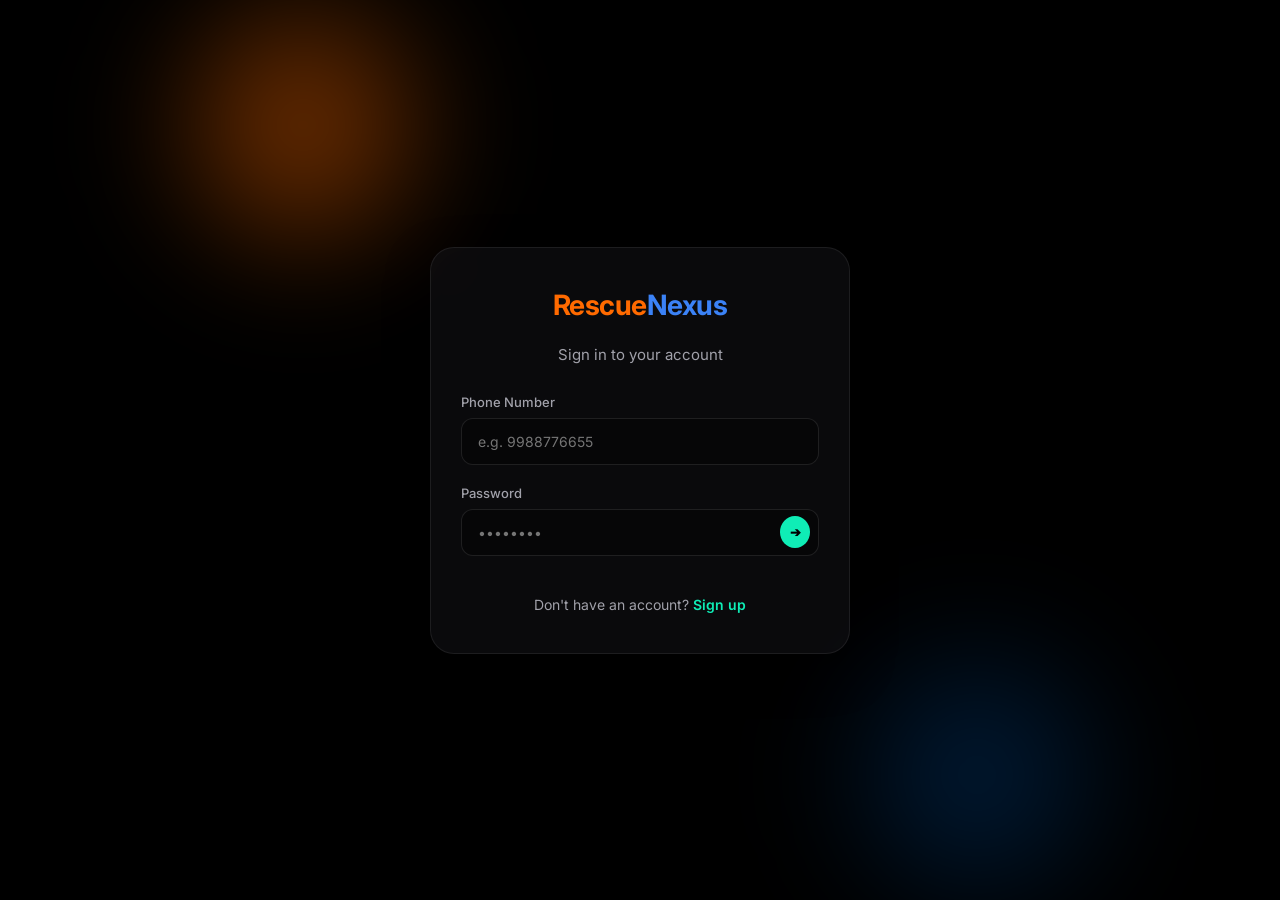
<file: frontend/login.html>
<!DOCTYPE html>
<html>

<head>
    <meta charset="utf-8">
    <meta name="viewport" content="width=device-width, initial-scale=1.0">
    <title>Citizen Login - RescueNexus</title>
    <!-- Fonts -->
    <link rel="preconnect" href="https://fonts.googleapis.com">
    <link rel="preconnect" href="https://fonts.gstatic.com" crossorigin>
    <link href="https://fonts.googleapis.com/css2?family=Inter:wght@400;500;600;700&display=swap" rel="stylesheet">
    <link rel="stylesheet" href="assets/css/style.css">
</head>

<body>

    <div class="auth-layout">
        <!-- Glowing Orbs behind the Glass Card -->
        <div class="auth-glow-orange"></div>
        <div class="auth-glow-blue"></div>

        <div class="auth-card">
            <h1 class="logo">Rescue<span>Nexus</span></h1>
            <p class="subtitle">Sign in to your account</p>

            <div class="auth-input-group">
                <label>Phone Number</label>
                <div class="auth-input-inline">
                    <input type="text" id="phone" placeholder="e.g. 9988776655">
                </div>
            </div>

            <div class="auth-input-group">
                <label>Password</label>
                <div class="auth-input-inline">
                    <input type="password" id="password" placeholder="••••••••">
                    <button class="auth-inline-btn" onclick="login()">➔</button>
                </div>
            </div>



            <div class="auth-footer">
                Don't have an account? <a href="register.html">Sign up</a>
            </div>
        </div>
    </div>

    <script src="assets/js/config.js"></script>
    <script>
        function login() {
            fetch(window.API_BASE_URL + "/login", {
                method: "POST",
                headers: { "Content-Type": "application/json" },
                body: JSON.stringify({
                    phone: document.getElementById("phone").value,
                    password: document.getElementById("password").value
                })
            })
                .then(res => res.json())
                .then(data => {
                    if (data.user_id) {
                        localStorage.setItem("user_id", data.user_id);
                        localStorage.setItem("user_name", data.name);
                        window.location = "citizen.html";
                    } else {
                        alert("Login failed");
                    }
                });
        }
    </script>
</body>

</html>
</file>
<file: frontend/assets/css/style.css>
/* ===============================
   THEME VARIABLES
================================ */
:root {
    --bg-main: #000022;
    --bg-sidebar: #18181b;
    --bg-card: #27272a;

    --primary-blue: #3b82f6;
    --accent-orange: #f97316;
    --danger-red: #ef4444;
    --warning-yellow: #f59e0b;
    --success-green: #10b981;

    --text-main: #f4f4f5;
    --text-muted: #a1a1aa;

    --radius: 12px;
    --transition: all 0.3s cubic-bezier(0.4, 0, 0.2, 1);
}

/* ===============================
   LIGHT THEME VARIABLES
================================ */
body.light-mode {
    --bg-main: #f8fafc;
    --bg-sidebar: #ffffff;
    --bg-card: #ffffff;

    --text-main: #0f172a;
    --text-muted: #64748b;
    
    background: var(--bg-main);
    color: var(--text-main);
}

body.light-mode .card,
body.light-mode .auth-card,
body.light-mode .incident-card,
body.light-mode .rn-table table,
body.light-mode .modal-content {
    background: var(--bg-card);
    border-color: #e2e8f0;
    box-shadow: 0 4px 15px rgba(0, 0, 0, 0.05);
}

body.light-mode .sidebar {
    background: rgba(255, 255, 255, 0.8);
    border-right-color: #e2e8f0;
}

body.light-mode .topbar {
    background: rgba(255, 255, 255, 0.9);
    border-bottom-color: #e2e8f0;
}

body.light-mode input[type="text"],
body.light-mode input[type="password"],
body.light-mode input[type="email"],
body.light-mode input[type="number"],
body.light-mode select,
body.light-mode textarea {
    background: #f1f5f9;
    color: #0f172a;
    border-color: #cbd5e1;
}

body.light-mode .rn-table thead {
    background: #f1f5f9;
}

body.light-mode .rn-table tbody tr {
    border-bottom-color: #e2e8f0;
}

body.light-mode .rn-table tbody td {
    color: #334155;
}

body.light-mode .sidebar button:hover {
    background: #f1f5f9;
}

/* ===============================
   GLOBAL
================================ */
body {
    margin: 0;
    font-family: 'Inter', system-ui, -apple-system, sans-serif;
    background: #000;
    color: var(--text-main);
    -webkit-font-smoothing: antialiased;
}

.layout {
    display: flex;
    min-height: 100vh;
    width: 100vw;
    background: transparent;
    position: relative;
    z-index: 10;
}

.sidebar-wrapper {
    position: sticky;
    top: 0;
    height: 100vh;
    z-index: 999;
    transition: transform 0.3s cubic-bezier(0.4, 0, 0.2, 1);
}

/* ===============================
   SIDEBAR
================================ */
.sidebar {
    width: 260px;
    height: 100%;
    background: rgba(15, 23, 42, 0.4);
    backdrop-filter: blur(24px);
    -webkit-backdrop-filter: blur(24px);
    padding: 24px 20px;
    border-right: 1px solid rgba(255, 255, 255, 0.1);
    display: flex;
    flex-direction: column;
}

.sidebar h2 {
    color: var(--accent-orange);
    margin-top: 0;
    margin-bottom: 30px;
    font-size: 20px;
}

.sidebar span {
    color: var(--primary-blue);
}

.sidebar button {
    width: 100%;
    background: transparent;
    border: none;
    color: var(--text-muted);
    padding: 12px 16px;
    text-align: left;
    border-radius: var(--radius);
    margin-bottom: 8px;
    cursor: pointer;
    transition: var(--transition);
    font-size: 15px;
    font-weight: 500;
}

.sidebar button:hover {
    background: rgba(255, 255, 255, 0.05);
    color: var(--text-main);
    transform: translateX(4px);
}

.sidebar button.active {
    background: linear-gradient(90deg, rgba(59, 130, 246, 0.15), transparent);
    color: var(--primary-blue);
    border-left: 3px solid var(--primary-blue);
}

/* ===============================
   MAIN AREA
================================ */
.main {
    flex: 1;
    display: flex;
    flex-direction: column;
    background: transparent;
    position: relative;
    z-index: 5;
}

.topbar {
    position: sticky;
    top: 0;
    display: flex;
    justify-content: space-between;
    align-items: center;
    padding: 16px 24px;
    background: rgba(0, 0, 0, 0.3);
    backdrop-filter: blur(12px);
    border-bottom: 1px solid rgba(255, 255, 255, 0.05);
    z-index: 990;
}

.topbar h1 {
    font-size: 22px;
    margin: 0;
    font-weight: 600;
}

#content {
    padding: 24px 32px;
    flex: 1;
}

/* ===============================
   BUTTONS
================================ */
button {
    cursor: pointer;
    border-radius: var(--radius);
    transition: var(--transition);
    font-family: 'Inter', sans-serif;
    font-weight: 500;
}

.btn-blue {
    background: linear-gradient(135deg, #001333, #00264d);
    color: white;
    border: none;
    padding: 10px 18px;
    box-shadow: 0 4px 12px rgba(0, 38, 77, 0.4);
}

.btn-blue:hover {
    transform: translateY(-2px);
    box-shadow: 0 6px 16px rgba(0, 38, 77, 0.6);
}

.btn-orange {
    background: linear-gradient(135deg, #ff8c00, #ff6a00);
    color: white;
    border: none;
    padding: 10px 18px;
    box-shadow: 0 4px 12px rgba(255, 106, 0, 0.4);
}

.btn-orange:hover {
    transform: translateY(-2px);
    box-shadow: 0 6px 16px rgba(255, 106, 0, 0.6);
}

.btn-danger {
    background: linear-gradient(135deg, #ef4444, #dc2626);
    color: white;
    border: none;
    padding: 10px 18px;
    box-shadow: 0 4px 12px rgba(239, 68, 68, 0.25);
}

.btn-danger:hover {
    transform: translateY(-2px);
    box-shadow: 0 6px 16px rgba(239, 68, 68, 0.4);
}

button:hover {
    opacity: 0.95;
}

@keyframes pulse {
    0% {
        box-shadow: 0 0 0 0 rgba(249, 115, 22, 0.5);
    }

    70% {
        box-shadow: 0 0 0 10px rgba(249, 115, 22, 0);
    }

    100% {
        box-shadow: 0 0 0 0 rgba(249, 115, 22, 0);
    }
}

.btn-pulse {
    animation: pulse 2s infinite;
}

/* ===============================
   KPI CARDS
================================ */
.kpi-container {
    display: grid;
    grid-template-columns: repeat(auto-fit, minmax(240px, 1fr));
    gap: 20px;
    margin-bottom: 24px;
}

.card {
    background: rgba(25, 25, 30, 0.4);
    backdrop-filter: blur(16px);
    -webkit-backdrop-filter: blur(16px);
    padding: 24px;
    border-radius: var(--radius);
    border: 1px solid rgba(255, 255, 255, 0.08);
    box-shadow: 0 4px 20px rgba(0, 0, 0, 0.4);
    transition: var(--transition);
    display: flex;
    flex-direction: column;
}

.card:hover {
    transform: translateY(-4px);
    box-shadow: 0 8px 24px rgba(0, 0, 0, 0.2);
}

.card span {
    font-size: 32px;
    font-weight: 700;
    margin-bottom: 8px;
    color: var(--text-main);
}

.danger-card {
    background: linear-gradient(135deg, rgba(127, 29, 29, 0.5), rgba(69, 10, 10, 0.5));
    border-color: rgba(239, 68, 68, 0.3);
}

/* ===============================
   MAP
================================ */
#map {
    height: 450px;
    border-radius: var(--radius);
    border: 1px solid #3f3f46;
    box-shadow: 0 4px 20px rgba(0, 0, 0, 0.15);
}

/* ===============================
   BADGES
================================ */
.badge {
    padding: 6px 12px;
    border-radius: 20px;
    font-size: 12px;
    font-weight: 600;
    color: white;
    letter-spacing: 0.5px;
    text-transform: uppercase;
}

.badge.critical {
    background: linear-gradient(135deg, #ef4444, #b91c1c);
    box-shadow: 0 0 10px rgba(239, 68, 68, 0.5);
}

.badge.high {
    background: linear-gradient(135deg, #f97316, #c2410c);
}

.badge.medium {
    background: linear-gradient(135deg, #f59e0b, #b45309);
}

.badge.low {
    background: linear-gradient(135deg, #10b981, #047857);
}

/* ===============================
   INCIDENT CARDS
================================ */
.incident-container {
    display: flex;
    flex-direction: column;
    gap: 16px;
}

.incident-card {
    display: flex;
    flex-wrap: wrap;
    gap: 20px;
    background: var(--bg-card);
    padding: 20px;
    border-radius: var(--radius);
    align-items: center;
    border: 1px solid #3f3f46;
    border-left-width: 6px;
    box-shadow: 0 4px 12px rgba(0, 0, 0, 0.1);
    transition: var(--transition);
}

.incident-card:hover {
    transform: translateY(-4px);
    box-shadow: 0 8px 24px rgba(0, 0, 0, 0.2);
}

.incident-card.critical {
    border-left-color: var(--danger-red);
}

.incident-card.high {
    border-left-color: #f97316;
}

.incident-card.medium {
    border-left-color: var(--warning-yellow);
}

.incident-card.low {
    border-left-color: var(--success-green);
}

.incident-left {
    width: 150px;
}

.incident-image {
    width: 120px;
    height: 160px;
    object-fit: cover;
    border-radius: var(--radius);
}

.no-image {
    width: 120px;
    height: 160px;
    background: #374151;
    display: flex;
    align-items: center;
    justify-content: center;
    border-radius: var(--radius);
    font-size: 12px;
}

.incident-middle {
    flex: 1;
    min-width: 220px;
}

.incident-middle h3 {
    margin: 0 0 5px 0;
}

.incident-middle p {
    margin: 0;
    font-size: 14px;
    color: var(--text-muted);
}

.incident-meta {
    margin-top: 8px;
    display: flex;
    flex-wrap: wrap;
    gap: 10px;
    font-size: 13px;
}

.status {
    background: var(--primary-blue);
    padding: 3px 8px;
    border-radius: var(--radius);
}

.incident-actions {
    display: flex;
    flex-direction: column;
    gap: 8px;
}

/* ===============================
   FORMS
================================ */
.full-textarea {
    width: 100%;
    height: 120px;
    margin-bottom: 10px;
}

.form-container {
    max-width: 500px;
    margin: 20px auto;
    display: flex;
    flex-direction: column;
    gap: 15px;
}


/* =========================================
   IMPROVED TEXTAREA
========================================= */

#description {
    max-width: 500px;
    min-height: 70px;
    max-height: 250px;
    padding: 14px;
    border-radius: 10px;
    border: 1px solid #2d3748;
    background: #111827;
    color: #f3f4f6;
    font-size: 15px;
    line-height: 1.5;
    resize: none;
    /* ❌ No manual resizing */
    overflow: hidden;
    transition: 0.2s ease;
}

#description:focus {
    border-color: #3b82f6;
    box-shadow: 0 0 0 2px rgba(59, 130, 246, 0.3);
}

/* =========================================
   FORM INPUTS & GRIDS
========================================= */

input[type="text"],
input[type="password"],
input[type="email"],
input[type="number"],
select,
textarea {
    width: 100%;
    padding: 12px 14px;
    border-radius: 8px;
    border: 1px solid #3f3f46;
    background: #1e293b;
    color: #f3f4f6;
    font-size: 14px;
    font-family: 'Inter', sans-serif;
    transition: all 0.2s ease;
    box-sizing: border-box;
}

input:focus,
select:focus,
textarea:focus {
    border-color: #ff6a00;
    box-shadow: 0 0 0 2px rgba(255, 106, 0, 0.2);
    outline: none;
}

.form-grid {
    display: grid;
    grid-template-columns: repeat(auto-fit, minmax(200px, 1fr));
    gap: 16px;
    margin-bottom: 20px;
}

.location-bar {
    display: flex;
    gap: 12px;
    margin-bottom: 20px;
    flex-wrap: wrap;
    align-items: center;
}

.chart-grid {
    display: grid;
    grid-template-columns: repeat(auto-fit, minmax(300px, 1fr));
    gap: 20px;
    margin-top: 20px;
}

/* =========================================
   SELECT DROPDOWNS
========================================= */

select {
    padding: 10px;
    border-radius: 8px;
    border: 1px solid #2d3748;
    background: #111827;
    color: #f3f4f6;
    font-size: 14px;
    cursor: pointer;
}

select:focus {
    border-color: #3b82f6;
    outline: none;
}

/* =========================================
   FILE INPUT
========================================= */

input[type="file"] {
    background: #111827;
    color: #f3f4f6;
    border: 1px solid #2d3748;
    padding: 8px;
    border-radius: 8px;
}

/* ===== Scoped Dark Table - RescueNexus ===== */

.rn-table table {
    width: 100%;
    border-collapse: collapse;
    background: rgba(25, 25, 30, 0.4);
    backdrop-filter: blur(16px);
    -webkit-backdrop-filter: blur(16px);
    border: 1px solid rgba(255, 255, 255, 0.08);
    border-radius: 14px;
    overflow: hidden;
    box-shadow: 0 4px 20px rgba(0, 0, 0, 0.4);
    font-family: 'Segoe UI', sans-serif;
    color: #e5e7eb;
}

.rn-table thead {
    background: rgba(0, 0, 0, 0.3);
}

.rn-table thead th {
    padding: 18px 20px;
    text-align: left;
    font-weight: 600;
    font-size: 14px;
    text-transform: uppercase;
    letter-spacing: 0.5px;
    color: #38bdf8;
    border-bottom: 1px solid rgba(255, 255, 255, 0.05);
}

.rn-table tbody tr {
    transition: all 0.25s ease;
    border-bottom: 1px solid rgba(255, 255, 255, 0.04);
}

.rn-table tbody tr:hover {
    background: rgba(56, 189, 248, 0.08);
    transform: scale(1.01);
}

.rn-table tbody td {
    padding: 16px 20px;
    font-size: 14px;
    color: #d1d5db;
}

/* Status Badge */
.rn-table .status {
    padding: 6px 12px;
    border-radius: 20px;
    font-size: 12px;
    font-weight: 600;
    display: inline-block;
}

.rn-table .status.active {
    background: rgba(34, 197, 94, 0.15);
    color: #22c55e;
    padding: 8px 14px;
    border: none;
    border-radius: 8px;
    cursor: pointer;
    transition: all 0.25s ease;
    font-size: 13px;
}

.rn-table .status.inactive {
    background: rgba(239, 68, 68, 0.15);
    color: #ef4444;
}

/* Action Button */
.rn-table .action-btn {
    padding: 8px 14px;
    border: none;
    border-radius: 8px;
    background: #1e293b;
    color: #38bdf8;
    cursor: pointer;
    transition: all 0.25s ease;
    font-size: 13px;
}

.rn-table .action-btn:hover {
    background: #38bdf8;
    color: #0f172a;
    box-shadow: 0 0 12px rgba(56, 189, 248, 0.4);
}

/* =========================================
   AUTHENTICATION GLASS UI
========================================= */
.auth-layout,
.auth-layout *,
.auth-layout *::before,
.auth-layout *::after {
    box-sizing: border-box !important;
}

.auth-layout {
    min-height: 100vh;
    display: flex;
    align-items: center;
    justify-content: center;
    background: #000;
    position: relative;
    /* clip (not hidden) so this never becomes a second scroll area */
    overflow: clip;
    padding: 20px;
    font-family: 'Inter', sans-serif;
    color: #e5e7eb;
}

.auth-glow-orange {
    position: absolute;
    width: 350px;
    height: 350px;
    background: radial-gradient(circle, rgba(255, 106, 0, 0.5) 0%, rgba(0, 0, 0, 0) 70%);
    top: -50px;
    left: 10%;
    z-index: 1;
    filter: blur(50px);
}

.auth-glow-blue {
    position: absolute;
    width: 350px;
    height: 350px;
    background: radial-gradient(circle, rgba(0, 38, 77, 0.8) 0%, rgba(0, 0, 0, 0) 70%);
    bottom: -50px;
    right: 10%;
    z-index: 1;
    filter: blur(50px);
}

.auth-card {
    background: rgba(25, 25, 30, 0.4);
    backdrop-filter: blur(24px);
    -webkit-backdrop-filter: blur(24px);
    border: 1px solid rgba(255, 255, 255, 0.08);
    border-radius: 24px;
    padding: 40px 30px;
    width: 100%;
    max-width: 420px;
    z-index: 2;
    box-shadow: 0 16px 40px rgba(0, 0, 0, 0.5);
    display: flex;
    flex-direction: column;
}

.auth-card h1.logo {
    text-align: center;
    font-size: 28px;
    font-weight: 700;
    margin: 0 0 8px 0;
    color: #ff6a00;
    letter-spacing: -0.5px;
}

.auth-card h1.logo span {
    color: #3b82f6;
}

.auth-card p.subtitle {
    text-align: center;
    color: #a1a1aa;
    font-size: 15px;
    margin-bottom: 30px;
}

.auth-input-group {
    position: relative;
    margin-bottom: 20px;
}

.auth-input-group label {
    display: block;
    margin-bottom: 8px;
    font-size: 13px;
    color: #a1a1aa;
    font-weight: 500;
}

.auth-input-inline {
    display: flex;
    background: rgba(0, 0, 0, 0.4);
    border: 1px solid rgba(255, 255, 255, 0.1);
    border-radius: 12px;
    overflow: hidden;
    transition: all 0.3s ease;
    align-items: center;
}

.auth-input-inline:focus-within {
    border-color: #ff6a00;
    box-shadow: 0 0 0 2px rgba(255, 106, 0, 0.2);
}

.auth-input-inline input {
    background: transparent;
    border: none;
    box-shadow: none;
    outline: none;
    padding: 14px 16px;
    width: 100%;
}

.auth-input-inline input:focus {
    box-shadow: none;
}

.auth-inline-btn {
    background: #0fedb6;
    color: #000;
    border: none;
    border-radius: 50%;
    width: 32px;
    height: 32px;
    display: flex;
    align-items: center;
    justify-content: center;
    margin-right: 8px;
    cursor: pointer;
    font-weight: bold;
    transition: all 0.2s ease;
}

.auth-inline-btn:hover {
    transform: scale(1.05);
    background: #0be3a6;
}

.auth-submit-btn {
    width: 100%;
    padding: 14px;
    border-radius: 12px;
    background: linear-gradient(135deg, #ff8c00, #ff6a00);
    color: white;
    font-size: 16px;
    font-weight: 600;
    border: none;
    cursor: pointer;
    box-shadow: 0 4px 15px rgba(255, 106, 0, 0.3);
    transition: all 0.2s ease;
    margin-top: 10px;
}

.auth-submit-btn:hover {
    transform: translateY(-2px);
    box-shadow: 0 6px 20px rgba(255, 106, 0, 0.5);
}

.auth-divider {
    display: flex;
    align-items: center;
    text-align: center;
    margin: 24px 0;
    color: #a1a1aa;
    font-size: 12px;
}

.auth-divider::before,
.auth-divider::after {
    content: '';
    flex: 1;
    border-bottom: 1px solid rgba(255, 255, 255, 0.1);
}

.auth-divider:not(:empty)::before {
    margin-right: .5em;
}

.auth-divider:not(:empty)::after {
    margin-left: .5em;
}

.auth-social-btn {
    width: 100%;
    padding: 14px;
    background: rgba(255, 255, 255, 0.03);
    border: 1px solid rgba(255, 255, 255, 0.1);
    color: #f4f4f5;
    border-radius: 12px;
    font-size: 14px;
    font-weight: 500;
    cursor: pointer;
    transition: all 0.2s ease;
    margin-bottom: 12px;
    display: flex;
    justify-content: space-between;
    align-items: center;
}

.auth-social-btn:hover {
    background: rgba(255, 255, 255, 0.08);
}

.auth-footer {
    text-align: center;
    margin-top: 20px;
    font-size: 14px;
    color: #a1a1aa;
}

.auth-footer a {
    color: #0fedb6;
    text-decoration: none;
    font-weight: 600;
}

/* =========================================
   HAMBURGER TOGGLE (DESKTOP HIDDEN)
========================================= */
.hamburger-btn {
    display: none;
    background: rgba(255, 255, 255, 0.05);
    border: 1px solid rgba(255, 255, 255, 0.1);
    color: #fff;
    padding: 8px;
    border-radius: 8px;
    cursor: pointer;
    backdrop-filter: blur(8px);
    transition: all 0.3s ease;
}

.hamburger-btn:hover {
    background: rgba(59, 130, 246, 0.2);
    border-color: #3b82f6;
}

/* =========================================
   PREMIUM ABSTRACT GLASSMORPHISM
   (Blob / Glowing Ring Aesthetic)
========================================= */

.glass-blob-container {
    position: relative;
    width: 100%;
    min-height: 100%;
    overflow: hidden;
    padding: 20px 0;
    z-index: 1;
}

/* Base Blob Shape */
.blob-shape {
    position: absolute;
    border-radius: 50%;
    filter: blur(80px);
    z-index: -2;
    opacity: 0.6;
    animation: drift 15s infinite alternate ease-in-out;
}

/* Orange/Red Blob */
.blob-primary {
    top: 5%;
    left: 15%;
    width: 350px;
    height: 350px;
    background: radial-gradient(circle, #ff6a00 0%, transparent 70%);
}

/* Navy/Blue Blob */
.blob-accent {
    bottom: -5%;
    right: 5%;
    width: 450px;
    height: 450px;
    background: radial-gradient(circle, #3b82f6 0%, transparent 70%);
    animation-delay: -5s;
}

/* Sharp Glowing Vector Rings */
.glowing-ring {
    position: absolute;
    border-radius: 50%;
    border: 3px solid transparent;
    z-index: -1;
    pointer-events: none;
    animation: rotateRing 20s linear infinite;
}

.ring-1 {
    top: 15%;
    right: 20%;
    width: 120px;
    height: 120px;
    border-color: #0fedb6;
    box-shadow: 0 0 25px rgba(15, 237, 182, 0.5), inset 0 0 15px rgba(15, 237, 182, 0.3);
}

.ring-2 {
    bottom: 25%;
    left: 10%;
    width: 180px;
    height: 180px;
    border-color: #3b82f6;
    box-shadow: 0 0 30px rgba(59, 130, 246, 0.5), inset 0 0 20px rgba(59, 130, 246, 0.3);
    animation-direction: reverse;
    animation-duration: 25s;
}

/* Ultra-Premium Glass Content Card Layer */
.premium-glass-content {
    position: relative;
    z-index: 5;
    max-width: 1100px;
    margin: 0 auto;
}

.premium-glass-card {
    background: rgba(15, 23, 42, 0.3);
    backdrop-filter: blur(28px);
    -webkit-backdrop-filter: blur(28px);
    border: 1px solid rgba(255, 255, 255, 0.15);
    border-top: 1px solid rgba(255, 255, 255, 0.3); /* Catch "light" */
    border-left: 1px solid rgba(255, 255, 255, 0.2); 
    border-radius: 20px;
    padding: 30px;
    box-shadow: 0 25px 40px rgba(0, 0, 0, 0.5), inset 0 0 20px rgba(255,255,255,0.05);
    color: #fff;
    overflow: hidden;
}

@keyframes drift {
    0% { transform: translate(0, 0) scale(1); }
    100% { transform: translate(30px, -40px) scale(1.1); }
}

@keyframes rotateRing {
    0% { transform: rotate(0deg) scale(1); }
    50% { transform: rotate(180deg) scale(1.05); }
    100% { transform: rotate(360deg) scale(1); }
}

/* =========================================
   RESPONSIVENESS (MOBILE / OPTION B)
========================================= */
@media screen and (max-width: 768px) {
    .hamburger-btn {
        display: flex;
        justify-content: center;
        align-items: center;
    }

    /* Hide Sidebar Off-Screen Wrapper */
    .sidebar-wrapper {
        position: absolute;
        top: 0;
        left: 0;
        height: 100dvh;
        transform: translateX(-100%);
        z-index: 999;
    }

    /* Make the sliding sidebar extremely premium glass on mobile */
    .sidebar {
        width: 280px;
        background: linear-gradient(145deg, rgba(15, 23, 42, 0.75), rgba(0, 0, 0, 0.85));
        backdrop-filter: blur(40px);
        -webkit-backdrop-filter: blur(40px);
        box-shadow: 15px 0 40px rgba(0, 0, 0, 0.8);
        border-right: 1px solid rgba(255, 255, 255, 0.15);
    }

    /* Trigger via topbar hamburger toggle */
    body.sidebar-open .sidebar-wrapper {
        transform: translateX(0);
    }

    /* Compact Topbar & Content */
    .topbar {
        padding: 12px 16px;
    }

    .topbar h1 {
        font-size: 18px;
    }

    #content {
        padding: 16px;
    }

    /* =========================================
       RESPONSIVE CARD-TABLES (MOBILE)
       Transforms <table/> to modern Cards
    ========================================= */
    .rn-table {
        background: transparent;
        box-shadow: none;
        border: none;
        border-radius: 0;
    }

    .rn-table table, 
    .rn-table tbody, 
    .rn-table tr, 
    .rn-table td {
        display: block;
        width: 100%;
        box-sizing: border-box;
    }

    .rn-table thead {
        display: none; /* Hide standard column headers */
    }

    .rn-table tr {
        margin-bottom: 16px;
        background: rgba(0, 0, 0, 0.2);
        border: 1px solid rgba(255, 255, 255, 0.04);
        border-radius: 8px;
        padding: 12px;
        box-shadow: none;
    }

    .rn-table td {
        display: flex;
        justify-content: space-between;
        align-items: center;
        padding: 10px 0;
        border-bottom: 1px solid rgba(255, 255, 255, 0.05);
        font-size: 14px;
        color: #e5e7eb;
        text-align: right;
    }

    .rn-table td:last-child {
        border-bottom: none;
        padding-bottom: 0;
    }

    /* Inject the column header text safely from data-label */
    .rn-table td::before {
        content: attr(data-label);
        font-weight: 600;
        color: #38bdf8;
        font-size: 11px;
        text-transform: uppercase;
        letter-spacing: 0.5px;
        text-align: left;
        margin-right: 15px;
    }

    .rn-table .action-btn, 
    .rn-table .btn-danger {
        padding: 6px 12px;
        font-size: 12px;
    }

    .rn-table .badge {
        padding: 4px 8px;
        font-size: 10px;
        border-radius: 12px;
    }
}
</file>
